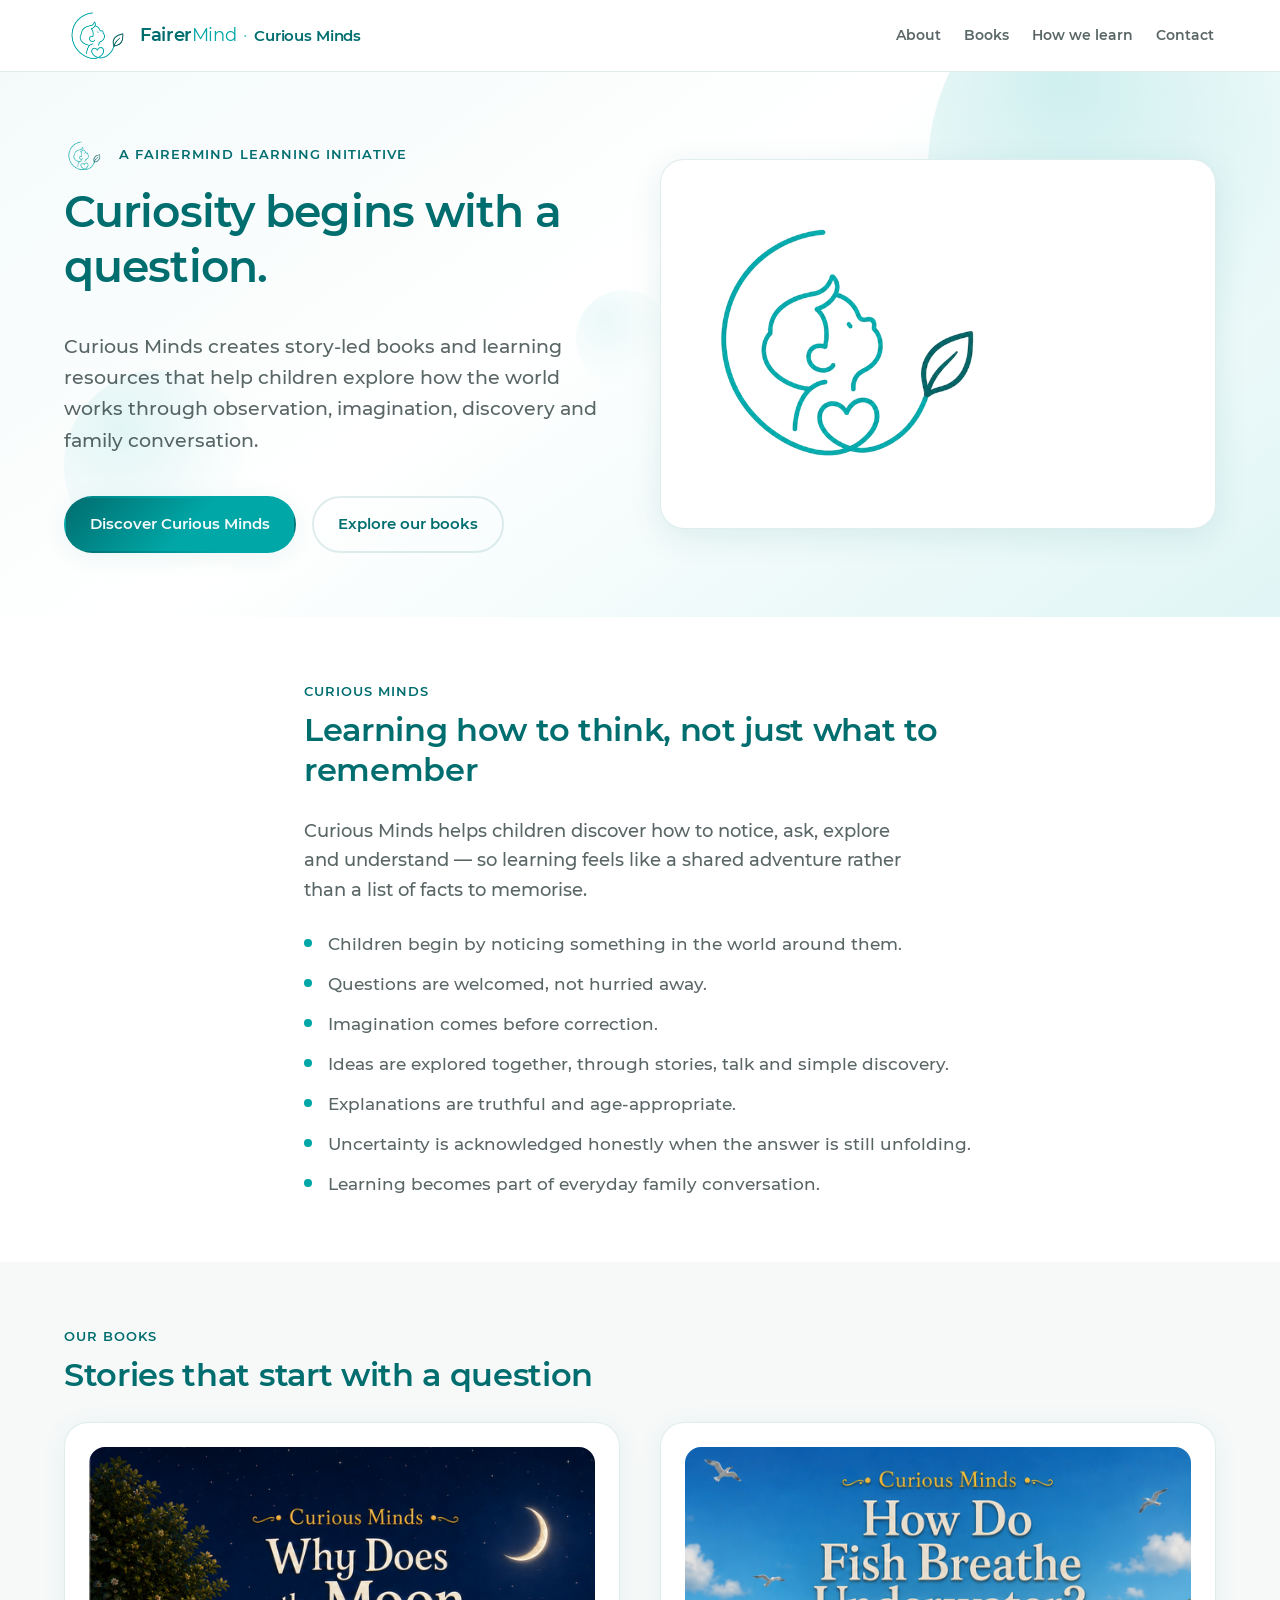
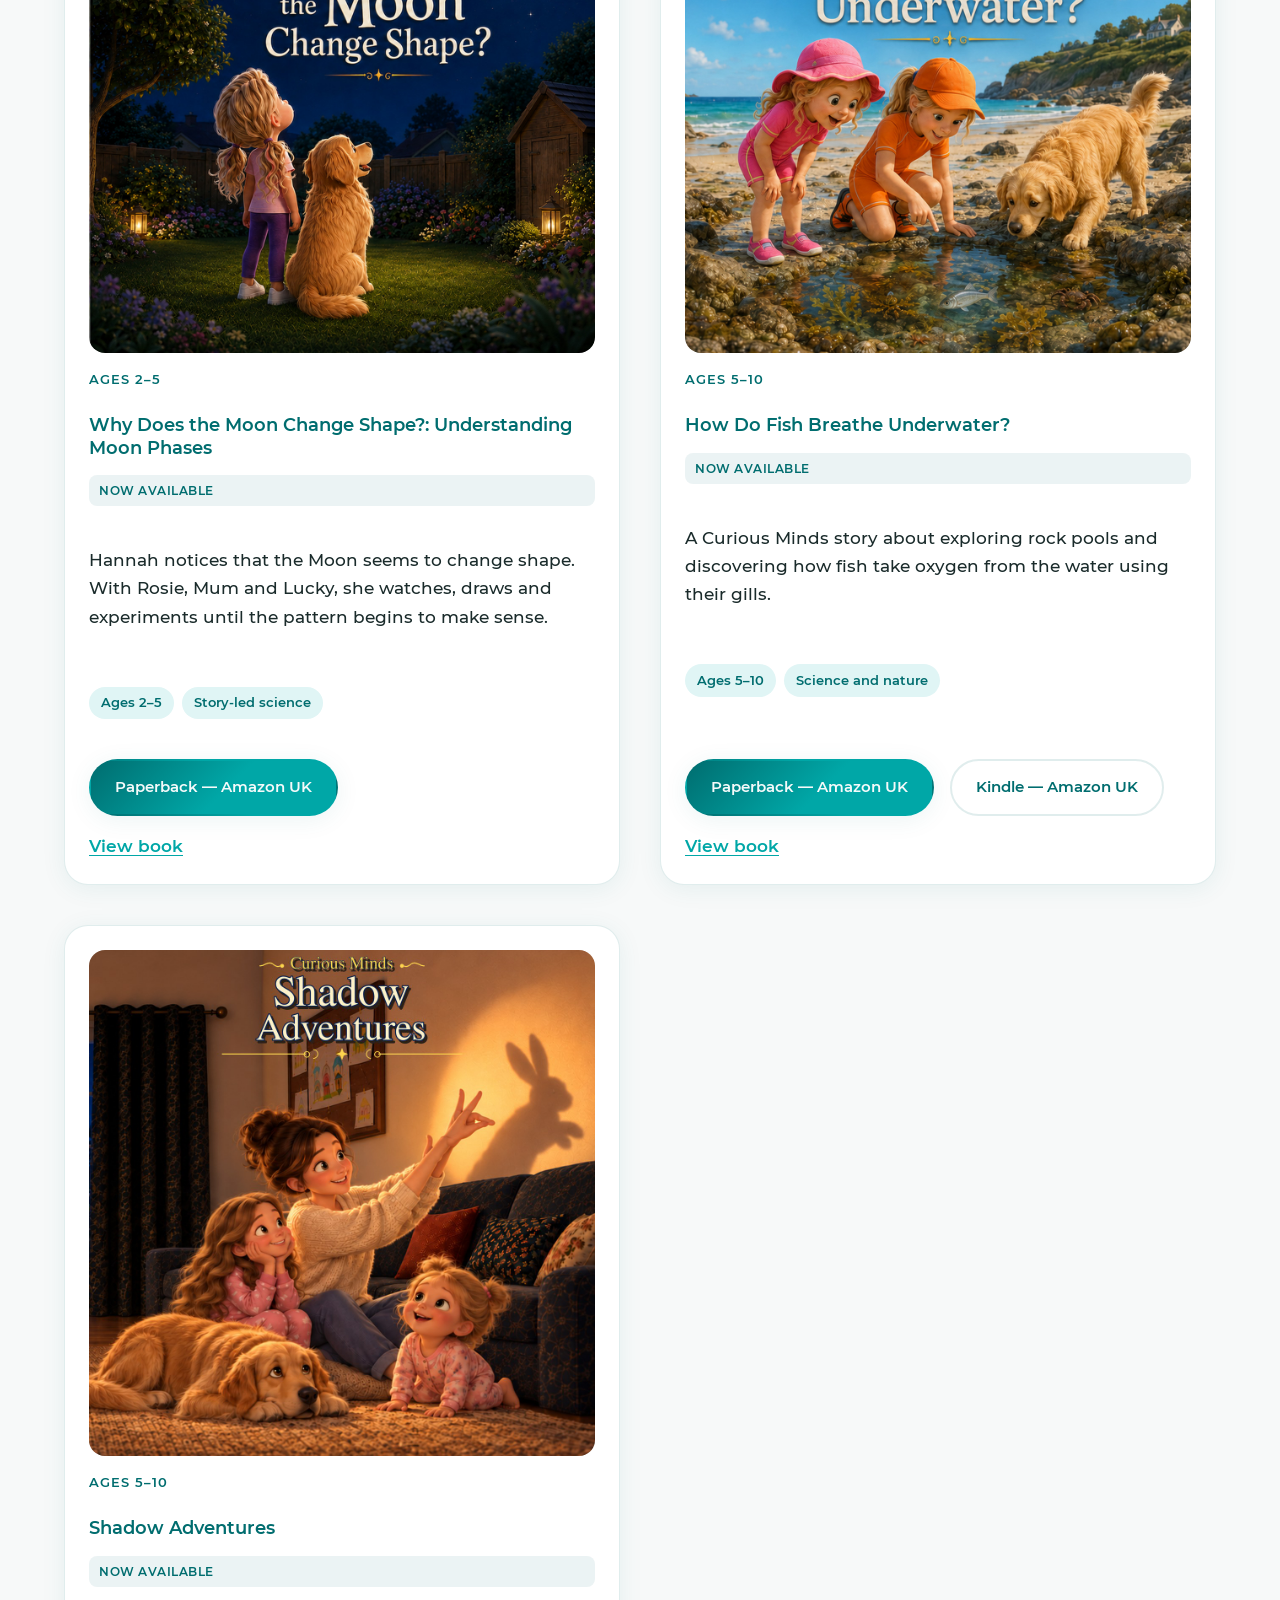
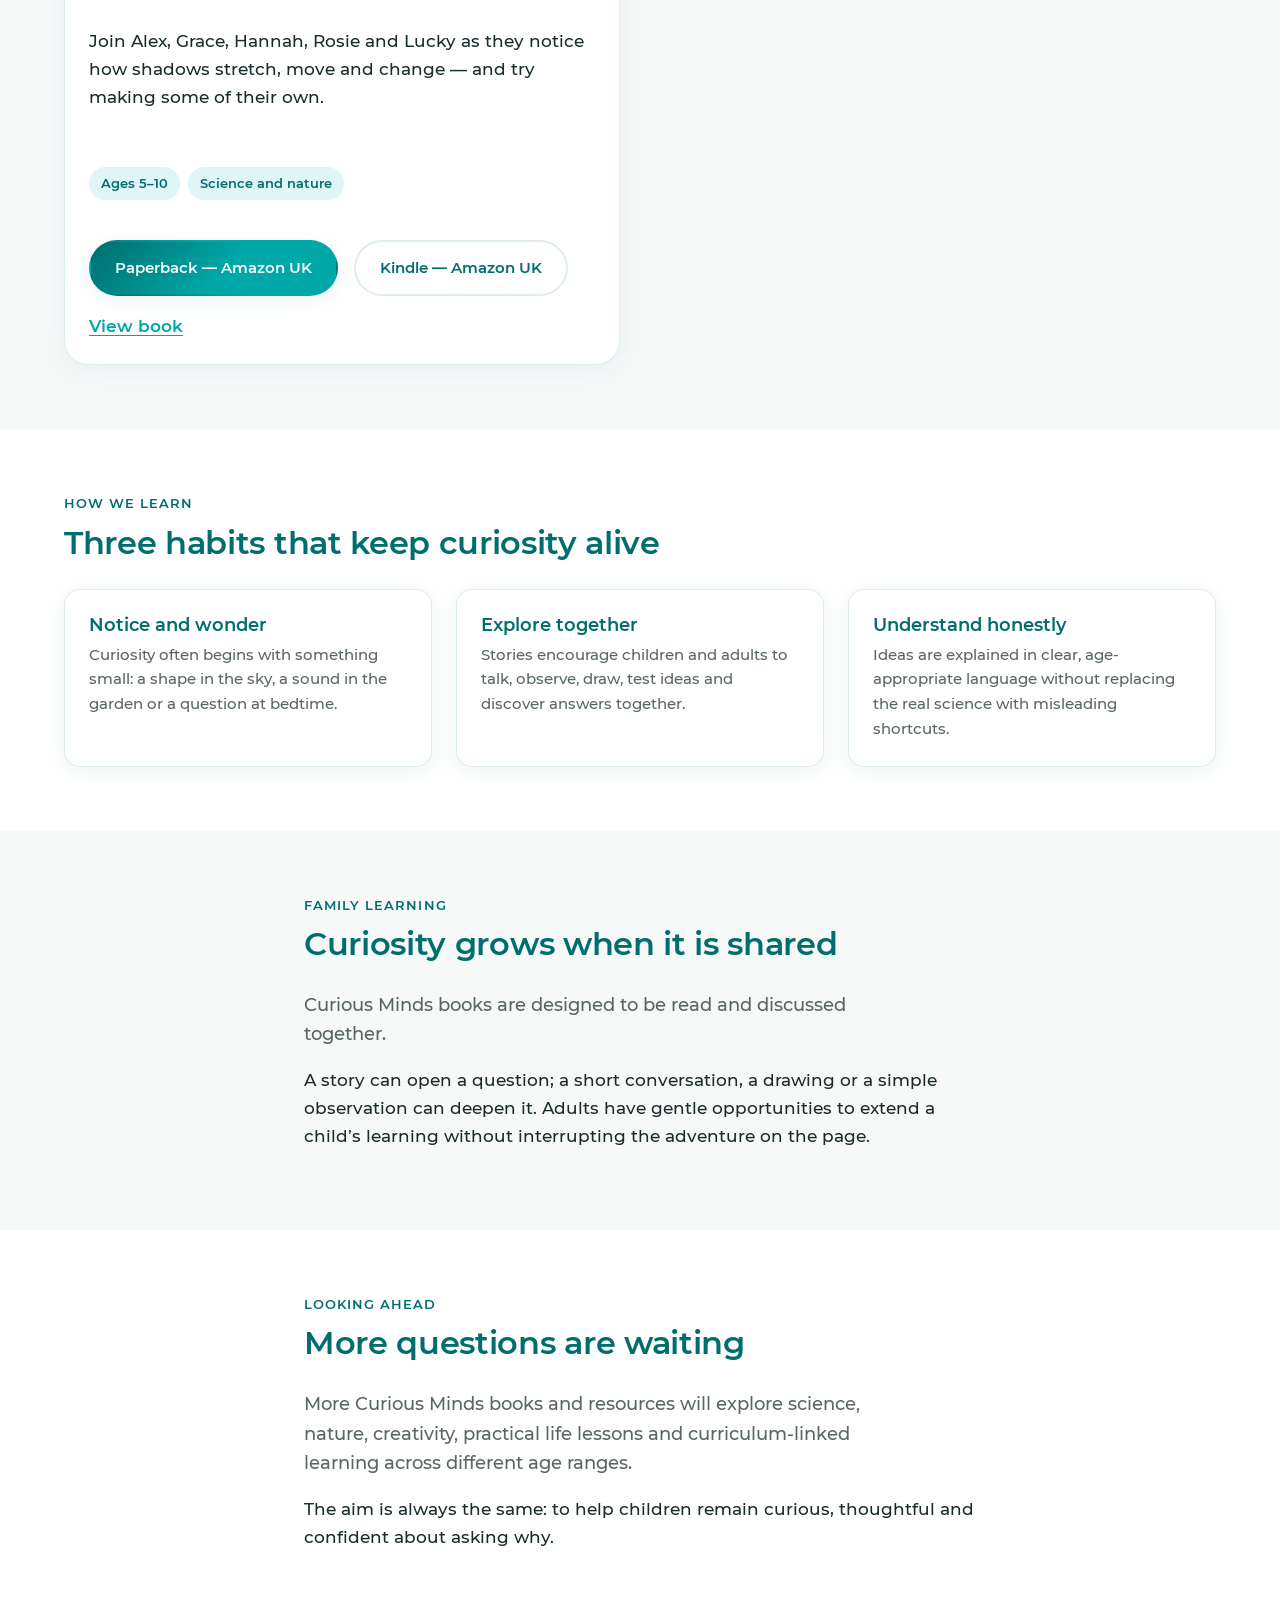
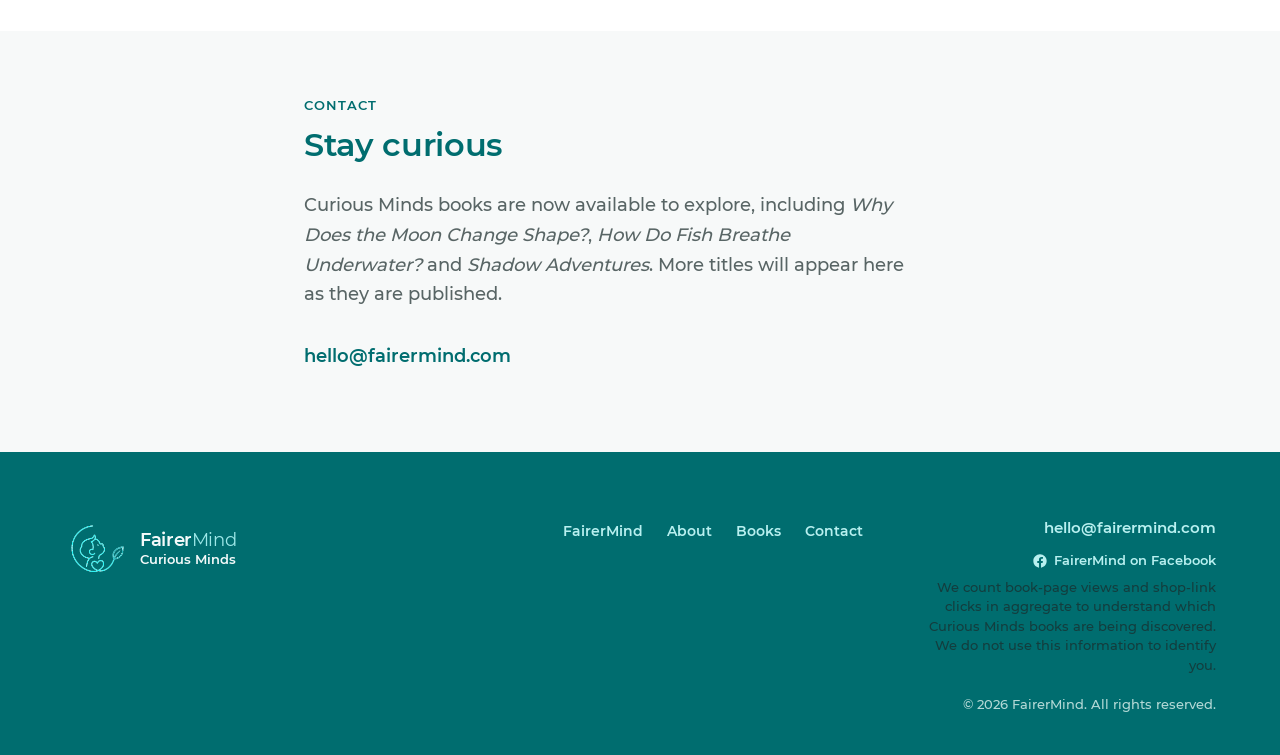
<file: index.html>
<!DOCTYPE html>
<html lang="en-GB">
<head>
  <meta charset="UTF-8">
  <meta name="viewport" content="width=device-width, initial-scale=1.0">
  <meta name="description" content="Curious Minds creates story-led books and learning resources that help children explore how the world works through observation, imagination, discovery and family conversation.">
  <title>Curious Minds | Curiosity-led learning from FairerMind</title>
  <link rel="icon" type="image/svg+xml" href="favicon.svg?v=1">
  <link rel="stylesheet" href="css/styles.css?v=20261128">
</head>
<body>
  <a class="skip-link" href="#main">Skip to content</a>

  <header class="site-header">
    <div class="container site-header__inner">
      <div class="brand">
        <a class="brand__logo-link" href="#top" aria-label="Curious Minds home">
          <img
            class="brand__logo"
            src="assets/logos/FairerMind-CuriousMinds.png"
            alt=""
            width="66"
            height="66"
          >
        </a>
        <span class="brand__lockup">
          <a class="brand__wordmark" href="https://fairermind.com/" aria-label="FairerMind homepage">
            <span class="brand__fairer">Fairer</span><span class="brand__mind">Mind</span>
          </a>
          <span class="brand__sep" aria-hidden="true">·</span>
          <a class="brand__product" href="#top">Curious Minds</a>
        </span>
      </div>
      <nav class="site-nav" aria-label="Primary">
        <ul class="site-nav__list">
          <li><a href="#about">About</a></li>
          <li><a href="/books/">Books</a></li>
          <li><a href="#how-we-learn">How we learn</a></li>
          <li><a href="#contact">Contact</a></li>
        </ul>
      </nav>
    </div>
  </header>

  <main id="main">
    <section class="hero" id="top" aria-labelledby="hero-heading">
      <div class="hero__bg" aria-hidden="true">
        <span class="circle circle--lg"></span>
        <span class="circle circle--md"></span>
        <span class="circle circle--sm"></span>
      </div>
      <div class="container hero__grid">
        <div class="hero__content">
          <p class="eyebrow">
            <img src="assets/logos/FairerMind-CuriousMinds.png" alt="">
            A FairerMind learning initiative
          </p>
          <h1 id="hero-heading">Curiosity begins with a question.</h1>
          <p class="hero__lead">
            Curious Minds creates story-led books and learning resources that help children
            explore how the world works through observation, imagination, discovery and family
            conversation.
          </p>
          <div class="hero__actions">
            <a class="btn btn--primary" href="#about">Discover Curious Minds</a>
            <a class="btn btn--ghost" href="/books/">Explore our books</a>
          </div>
        </div>
        <figure class="hero__visual">
          <img
            src="assets/logos/FairerMind-CuriousMinds.png"
            alt="Curious Minds logo"
            width="320"
            height="320"
            loading="eager"
          >
        </figure>
      </div>
    </section>

    <section class="section" id="about" aria-labelledby="about-heading">
      <div class="container narrow">
        <p class="eyebrow">Curious Minds</p>
        <h2 id="about-heading">Learning how to think, not just what to remember</h2>
        <p class="section__lead">
          Curious Minds helps children discover how to notice, ask, explore and understand —
          so learning feels like a shared adventure rather than a list of facts to memorise.
        </p>
        <ul class="about-list">
          <li>Children begin by noticing something in the world around them.</li>
          <li>Questions are welcomed, not hurried away.</li>
          <li>Imagination comes before correction.</li>
          <li>Ideas are explored together, through stories, talk and simple discovery.</li>
          <li>Explanations are truthful and age-appropriate.</li>
          <li>Uncertainty is acknowledged honestly when the answer is still unfolding.</li>
          <li>Learning becomes part of everyday family conversation.</li>
        </ul>
      </div>
    </section>

    <section class="section section--alt" id="books" aria-labelledby="books-heading">
      <div class="container">
        <div class="section__header">
          <p class="eyebrow">Our books</p>
          <h2 id="books-heading">Stories that start with a question</h2>
        </div>
        <div class="books-grid">
          <article
            class="book-card"
            data-book-id="CM-Y02to05-STO-SCI-MOON"
          >
            <div class="book-card__link">
              <figure class="book-cover">
                <img
                  src="assets/books/book-001-moon-cover.jpg"
                  alt="Front cover of Why Does the Moon Change Shape?: Understanding Moon Phases"
                  width="1200"
                  height="1200"
                >
              </figure>
              <p class="eyebrow">Ages 2–5</p>
              <h3 class="book-card__title">Why Does the Moon Change Shape?: Understanding Moon Phases</h3>
              <span class="book-badge">Now available</span>
              <p class="book-card__description">
                Hannah notices that the Moon seems to change shape. With Rosie, Mum and Lucky,
                she watches, draws and experiments until the pattern begins to make sense.
              </p>
              <ul class="book-meta">
                <li>Ages 2–5</li>
                <li>Story-led science</li>
              </ul>
              <div class="book-purchase hero__actions" aria-label="Buy Why Does the Moon Change Shape?: Understanding Moon Phases">
                <a
                  class="btn btn--primary"
                  href="/go/amazon/CM-Y02to05-STO-SCI-MOON?market=GB&amp;format=paperback&amp;src=home"
                >Paperback — Amazon UK</a>
              </div>
              <p class="book-card__cta">
                <a href="/books/why-does-the-moon-change-shape/">View book</a>
              </p>
            </div>
          </article>

          <article
            class="book-card"
            data-book-id="CM-Y05to10-STO-SCI-BEACH"
          >
            <div class="book-card__link">
              <figure class="book-cover">
                <img
                  src="assets/books/book-002-fish-cover.jpg"
                  alt="Front cover of How Do Fish Breathe Underwater?"
                  width="1200"
                  height="1200"
                >
              </figure>
              <p class="eyebrow">Ages 5–10</p>
              <h3 class="book-card__title">How Do Fish Breathe Underwater?</h3>
              <span class="book-badge">Now available</span>
              <p class="book-card__description">
                A Curious Minds story about exploring rock pools and discovering how fish take
                oxygen from the water using their gills.
              </p>
              <ul class="book-meta">
                <li>Ages 5–10</li>
                <li>Science and nature</li>
              </ul>
              <div class="book-purchase hero__actions" aria-label="Buy How Do Fish Breathe Underwater?">
                <a
                  class="btn btn--primary"
                  href="/go/amazon/CM-Y05to10-STO-SCI-BEACH?market=GB&amp;format=paperback&amp;src=home"
                >Paperback — Amazon UK</a>
                <a
                  class="btn btn--ghost"
                  href="/go/amazon/CM-Y05to10-STO-SCI-BEACH?market=GB&amp;format=kindle&amp;src=home"
                >Kindle — Amazon UK</a>
              </div>
              <p class="book-card__cta">
                <a href="/books/how-do-fish-breathe-underwater/">View book</a>
              </p>
            </div>
          </article>

          <article
            class="book-card"
            data-book-id="CM-Y05to10-STO-SCI-SHADOWS"
          >
            <div class="book-card__link">
              <figure class="book-cover">
                <img
                  src="assets/books/book-003-shadow-adventures-cover.jpg"
                  alt="Front cover of Shadow Adventures"
                  width="1200"
                  height="1200"
                >
              </figure>
              <p class="eyebrow">Ages 5–10</p>
              <h3 class="book-card__title">Shadow Adventures</h3>
              <span class="book-badge">Now available</span>
              <p class="book-card__description">
                Join Alex, Grace, Hannah, Rosie and Lucky as they notice how shadows stretch,
                move and change — and try making some of their own.
              </p>
              <ul class="book-meta">
                <li>Ages 5–10</li>
                <li>Science and nature</li>
              </ul>
              <div class="book-purchase hero__actions" aria-label="Buy Shadow Adventures">
                <a
                  class="btn btn--primary"
                  href="/go/amazon/CM-Y05to10-STO-SCI-SHADOWS?market=GB&amp;format=paperback&amp;src=home"
                >Paperback — Amazon UK</a>
                <a
                  class="btn btn--ghost"
                  href="/go/amazon/CM-Y05to10-STO-SCI-SHADOWS?market=GB&amp;format=kindle&amp;src=home"
                >Kindle — Amazon UK</a>
              </div>
              <p class="book-card__cta">
                <a href="/books/shadow-adventures/">View book</a>
              </p>
            </div>
          </article>
        </div>
      </div>
    </section>

    <section class="section" id="how-we-learn" aria-labelledby="how-we-learn-heading">
      <div class="container">
        <div class="section__header">
          <p class="eyebrow">How we learn</p>
          <h2 id="how-we-learn-heading">Three habits that keep curiosity alive</h2>
        </div>
        <div class="panels-grid">
          <article class="panel-card">
            <h3>Notice and wonder</h3>
            <p>
              Curiosity often begins with something small: a shape in the sky, a sound in the
              garden or a question at bedtime.
            </p>
          </article>
          <article class="panel-card">
            <h3>Explore together</h3>
            <p>
              Stories encourage children and adults to talk, observe, draw, test ideas and
              discover answers together.
            </p>
          </article>
          <article class="panel-card">
            <h3>Understand honestly</h3>
            <p>
              Ideas are explained in clear, age-appropriate language without replacing the real
              science with misleading shortcuts.
            </p>
          </article>
        </div>
      </div>
    </section>

    <section class="section section--alt" aria-labelledby="family-heading">
      <div class="container narrow">
        <p class="eyebrow">Family learning</p>
        <h2 id="family-heading">Curiosity grows when it is shared</h2>
        <p class="section__lead">
          Curious Minds books are designed to be read and discussed together.
        </p>
        <p>
          A story can open a question; a short conversation, a drawing or a simple observation
          can deepen it. Adults have gentle opportunities to extend a child’s learning without
          interrupting the adventure on the page.
        </p>
      </div>
    </section>

    <section class="section" aria-labelledby="ahead-heading">
      <div class="container narrow">
        <p class="eyebrow">Looking ahead</p>
        <h2 id="ahead-heading">More questions are waiting</h2>
        <p class="section__lead">
          More Curious Minds books and resources will explore science, nature, creativity,
          practical life lessons and curriculum-linked learning across different age ranges.
        </p>
        <p>
          The aim is always the same: to help children remain curious, thoughtful and confident
          about asking why.
        </p>
      </div>
    </section>

    <section class="section section--alt" id="contact" aria-labelledby="contact-heading">
      <div class="container narrow">
        <p class="eyebrow">Contact</p>
        <h2 id="contact-heading">Stay curious</h2>
        <p class="section__lead">
          Curious Minds books are now available to explore, including
          <em>Why Does the Moon Change Shape?</em>,
          <em>How Do Fish Breathe Underwater?</em> and
          <em>Shadow Adventures</em>. More titles will appear here as they are published.
        </p>
        <p>
          <a class="contact-email" href="mailto:hello@fairermind.com">hello@fairermind.com</a>
        </p>
      </div>
    </section>
  </main>

  <footer class="site-footer">
    <div class="container site-footer__grid">
      <div class="site-footer__brand">
        <a class="footer-brand" href="#top" aria-label="Curious Minds home">
          <img
            class="footer-brand__logo"
            src="assets/logos/FairerMind-CuriousMinds.png"
            alt=""
            width="66"
            height="66"
          >
          <span class="footer-brand__lockup">
            <span class="footer-brand__wordmark">
              <span class="footer-brand__fairer">Fairer</span><span class="footer-brand__mind">Mind</span>
            </span>
            <span class="footer-brand__product">Curious Minds</span>
          </span>
        </a>
      </div>
      <nav class="site-footer__nav" aria-label="Footer">
        <ul>
          <li><a href="https://fairermind.com/">FairerMind</a></li>
          <li><a href="#about">About</a></li>
          <li><a href="/books/">Books</a></li>
          <li><a href="#contact">Contact</a></li>
        </ul>
      </nav>
      <div class="site-footer__meta">
        <a class="site-footer__email" href="mailto:hello@fairermind.com">hello@fairermind.com</a>
        <a class="site-footer__facebook" href="https://www.facebook.com/FairerMind" target="_blank" rel="noopener noreferrer">
          <svg class="site-footer__facebook-icon" viewBox="0 0 24 24" width="16" height="16" aria-hidden="true" focusable="false">
            <path fill="currentColor" d="M22 12.07C22 6.51 17.52 2 12 2S2 6.51 2 12.07C2 17.1 5.66 21.24 10.44 22v-7.02H7.9v-2.91h2.54V9.84c0-2.5 1.49-3.89 3.77-3.89 1.09 0 2.24.2 2.24.2v2.46h-1.26c-1.24 0-1.63.77-1.63 1.56v1.87h2.78l-.44 2.91h-2.34V22C18.34 21.24 22 17.1 22 12.07z"/>
          </svg>
          <span>FairerMind on Facebook</span>
        </a>
        <p class="footer-privacy">
          We count book-page views and shop-link clicks in aggregate to understand which
          Curious Minds books are being discovered. We do not use this information to identify you.
        </p>
        <p class="footer-copy">&copy; 2026 FairerMind. All rights reserved.</p>
      </div>
    </div>
  </footer>
</body>
</html>
</file>
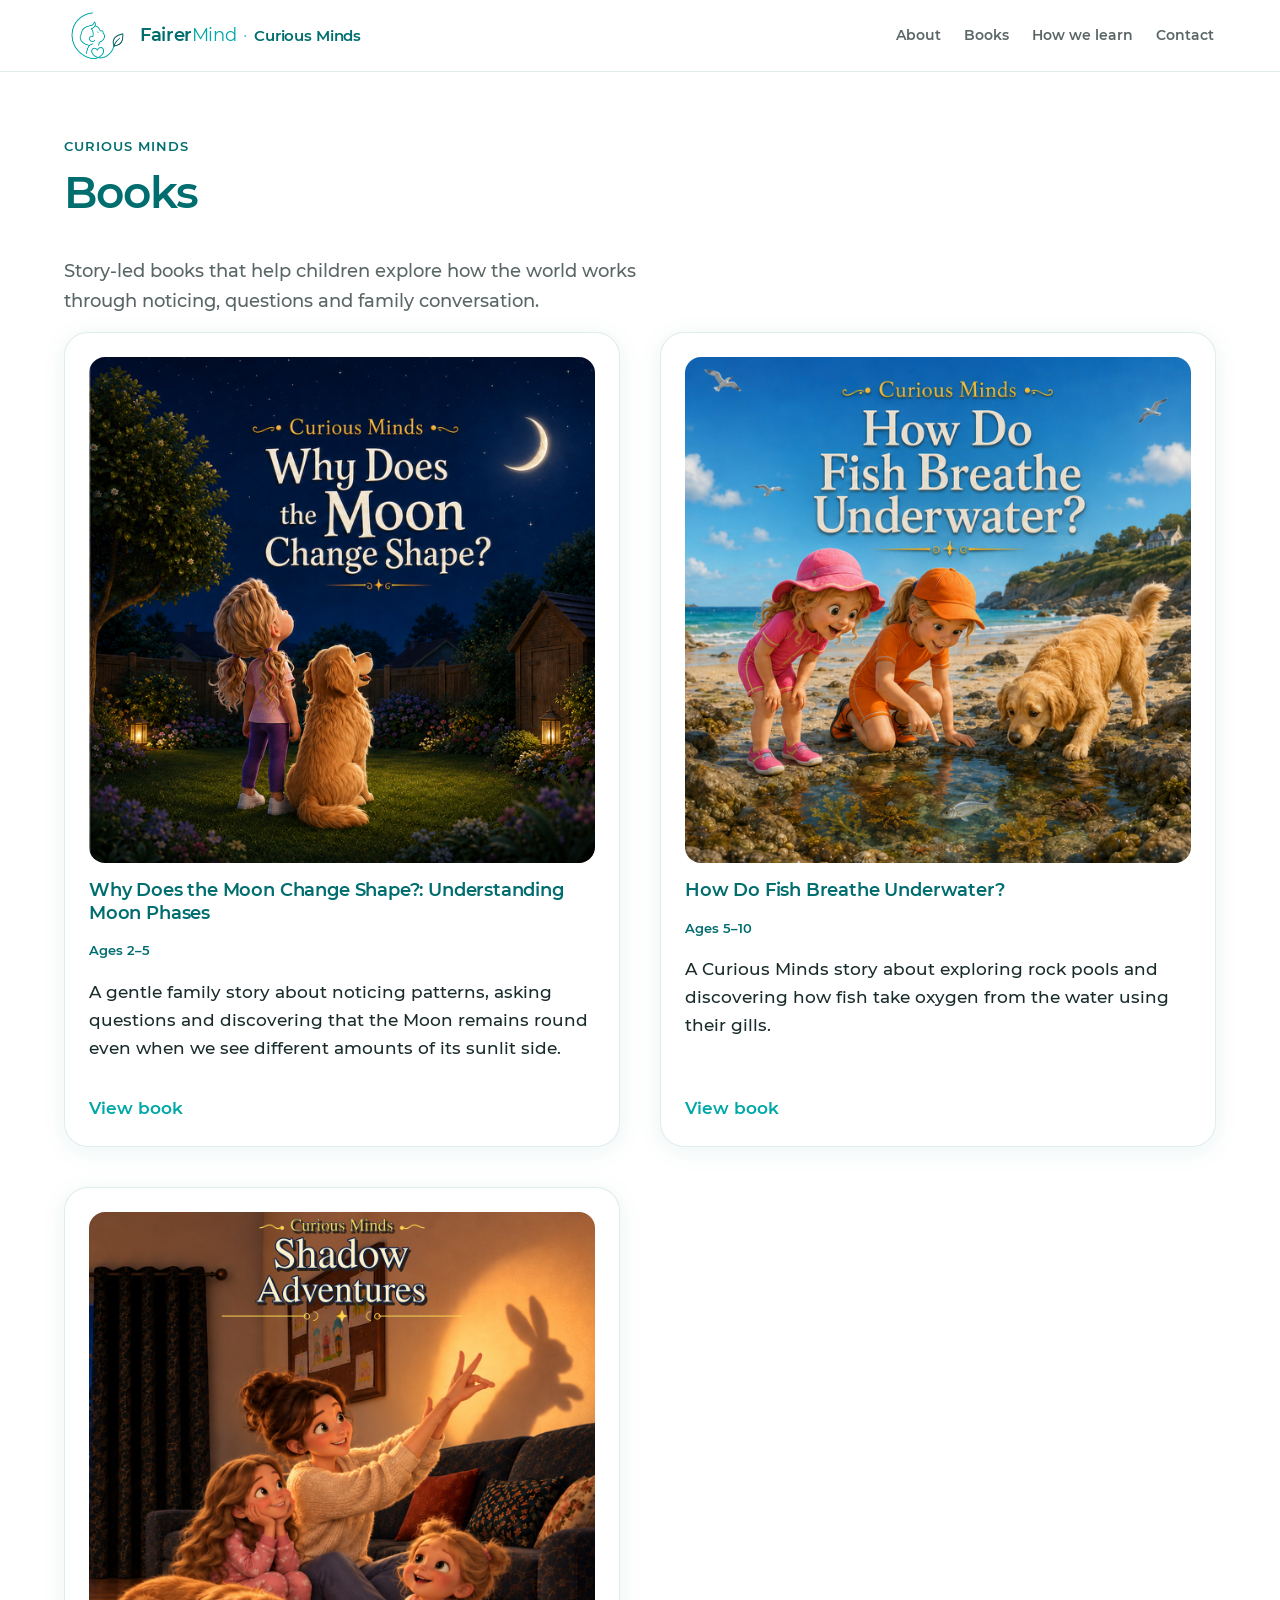
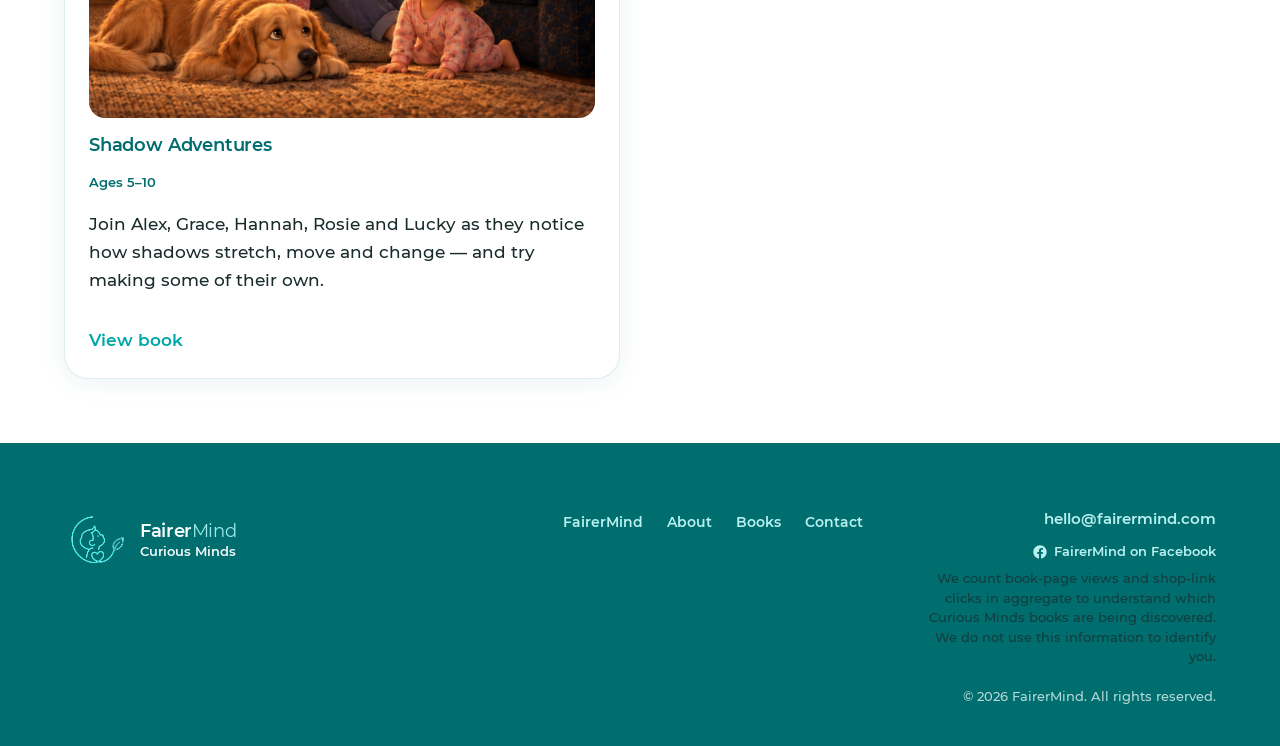
<file: books/index.html>
<!DOCTYPE html>
<html lang="en-GB">
<head>
  <meta charset="UTF-8">
  <meta name="viewport" content="width=device-width, initial-scale=1.0">
  <meta name="description" content="Explore live Curious Minds story-led science books, including Why Does the Moon Change Shape?, How Do Fish Breathe Underwater? and Shadow Adventures.">
  <title>Books | Curious Minds</title>
  <link rel="canonical" href="https://curiousminds.fairermind.com/books/">
  <meta property="og:type" content="website">
  <meta property="og:site_name" content="Curious Minds">
  <meta property="og:title" content="Books | Curious Minds">
  <meta property="og:description" content="Explore live Curious Minds story-led science books for families.">
  <meta property="og:url" content="https://curiousminds.fairermind.com/books/">
  <meta property="og:image" content="https://curiousminds.fairermind.com/assets/logos/FairerMind-CuriousMinds.png">
  <link rel="icon" type="image/svg+xml" href="/favicon.svg?v=1">
  <link rel="stylesheet" href="/css/styles.css?v=20261128">
</head>
<body>
  <a class="skip-link" href="#main">Skip to content</a>

  <header class="site-header">
    <div class="container site-header__inner">
      <div class="brand">
        <a class="brand__logo-link" href="/" aria-label="Curious Minds home">
          <img
            class="brand__logo"
            src="/assets/logos/FairerMind-CuriousMinds.png"
            alt=""
            width="66"
            height="66"
          >
        </a>
        <span class="brand__lockup">
          <a class="brand__wordmark" href="https://fairermind.com/" aria-label="FairerMind homepage">
            <span class="brand__fairer">Fairer</span><span class="brand__mind">Mind</span>
          </a>
          <span class="brand__sep" aria-hidden="true">·</span>
          <a class="brand__product" href="/">Curious Minds</a>
        </span>
      </div>
      <nav class="site-nav" aria-label="Primary">
        <ul class="site-nav__list">
          <li><a href="/#about">About</a></li>
          <li><a href="/books/" aria-current="page">Books</a></li>
          <li><a href="/#how-we-learn">How we learn</a></li>
          <li><a href="/#contact">Contact</a></li>
        </ul>
      </nav>
    </div>
  </header>

  <main id="main">
    <section class="section" aria-labelledby="books-heading">
      <div class="container">
        <div class="section__header">
          <p class="eyebrow">Curious Minds</p>
          <h1 id="books-heading">Books</h1>
        </div>
        <p class="section__lead">
          Story-led books that help children explore how the world works through noticing,
          questions and family conversation.
        </p>

        <div id="book-search" class="book-search" hidden data-min-books="6">
          <label for="book-search-input">Search books</label>
          <input
            id="book-search-input"
            type="search"
            name="q"
            autocomplete="off"
            spellcheck="false"
          >
          <p id="book-search-status" class="book-search__status" role="status" aria-live="polite"></p>
        </div>

        <div class="books-grid">
          <article
            class="book-card"
            data-public-book
            data-book-id="CM-Y02to05-STO-SCI-MOON"
            data-search="Why Does the Moon Change Shape?: Understanding Moon Phases Ages 2–5 2-5 science nature gentle family story noticing patterns Moon remains round sunlit side"
          >
            <a class="book-card__link" href="/books/why-does-the-moon-change-shape/">
              <figure class="book-cover">
                <img
                  src="/assets/books/book-001-moon-cover.jpg"
                  alt="Front cover of Why Does the Moon Change Shape?: Understanding Moon Phases"
                  width="1200"
                  height="1200"
                >
              </figure>
              <h2 class="book-card__title">Why Does the Moon Change Shape?: Understanding Moon Phases</h2>
              <p class="book-card__meta">Ages 2–5</p>
              <p class="book-card__description">
                A gentle family story about noticing patterns, asking questions and discovering
                that the Moon remains round even when we see different amounts of its sunlit side.
              </p>
              <p class="book-card__cta">View book</p>
            </a>
          </article>

          <article
            class="book-card"
            data-public-book
            data-book-id="CM-Y05to10-STO-SCI-BEACH"
            data-search="How Do Fish Breathe Underwater? Ages 5–10 5-10 science nature rock pools gills oxygen water"
          >
            <a class="book-card__link" href="/books/how-do-fish-breathe-underwater/">
              <figure class="book-cover">
                <img
                  src="/assets/books/book-002-fish-cover.jpg"
                  alt="Front cover of How Do Fish Breathe Underwater?"
                  width="1200"
                  height="1200"
                >
              </figure>
              <h2 class="book-card__title">How Do Fish Breathe Underwater?</h2>
              <p class="book-card__meta">Ages 5–10</p>
              <p class="book-card__description">
                A Curious Minds story about exploring rock pools and discovering how fish take
                oxygen from the water using their gills.
              </p>
              <p class="book-card__cta">View book</p>
            </a>
          </article>

          <article
            class="book-card"
            data-public-book
            data-book-id="CM-Y05to10-STO-SCI-SHADOWS"
            data-search="Shadow Adventures Ages 5–10 5-10 science nature shadows stretch move change family"
          >
            <a class="book-card__link" href="/books/shadow-adventures/">
              <figure class="book-cover">
                <img
                  src="/assets/books/book-003-shadow-adventures-cover.jpg"
                  alt="Front cover of Shadow Adventures"
                  width="1200"
                  height="1200"
                >
              </figure>
              <h2 class="book-card__title">Shadow Adventures</h2>
              <p class="book-card__meta">Ages 5–10</p>
              <p class="book-card__description">
                Join Alex, Grace, Hannah, Rosie and Lucky as they notice how shadows stretch,
                move and change — and try making some of their own.
              </p>
              <p class="book-card__cta">View book</p>
            </a>
          </article>
        </div>
      </div>
    </section>
  </main>

  <footer class="site-footer">
    <div class="container site-footer__grid">
      <div class="site-footer__brand">
        <a class="footer-brand" href="/" aria-label="Curious Minds home">
          <img
            class="footer-brand__logo"
            src="/assets/logos/FairerMind-CuriousMinds.png"
            alt=""
            width="66"
            height="66"
          >
          <span class="footer-brand__lockup">
            <span class="footer-brand__wordmark">
              <span class="footer-brand__fairer">Fairer</span><span class="footer-brand__mind">Mind</span>
            </span>
            <span class="footer-brand__product">Curious Minds</span>
          </span>
        </a>
      </div>
      <nav class="site-footer__nav" aria-label="Footer">
        <ul>
          <li><a href="https://fairermind.com/">FairerMind</a></li>
          <li><a href="/#about">About</a></li>
          <li><a href="/books/">Books</a></li>
          <li><a href="/#contact">Contact</a></li>
        </ul>
      </nav>
      <div class="site-footer__meta">
        <a class="site-footer__email" href="mailto:hello@fairermind.com">hello@fairermind.com</a>
        <a class="site-footer__facebook" href="https://www.facebook.com/FairerMind" target="_blank" rel="noopener noreferrer">
          <svg class="site-footer__facebook-icon" viewBox="0 0 24 24" width="16" height="16" aria-hidden="true" focusable="false">
            <path fill="currentColor" d="M22 12.07C22 6.51 17.52 2 12 2S2 6.51 2 12.07C2 17.1 5.66 21.24 10.44 22v-7.02H7.9v-2.91h2.54V9.84c0-2.5 1.49-3.89 3.77-3.89 1.09 0 2.24.2 2.24.2v2.46h-1.26c-1.24 0-1.63.77-1.63 1.56v1.87h2.78l-.44 2.91h-2.34V22C18.34 21.24 22 17.1 22 12.07z"/>
          </svg>
          <span>FairerMind on Facebook</span>
        </a>
        <p class="footer-privacy">
          We count book-page views and shop-link clicks in aggregate to understand which
          Curious Minds books are being discovered. We do not use this information to identify you.
        </p>
        <p class="footer-copy">&copy; 2026 FairerMind. All rights reserved.</p>
      </div>
    </div>
  </footer>

  <script src="/js/cm-books.js" defer></script>
</body>
</html>
</file>
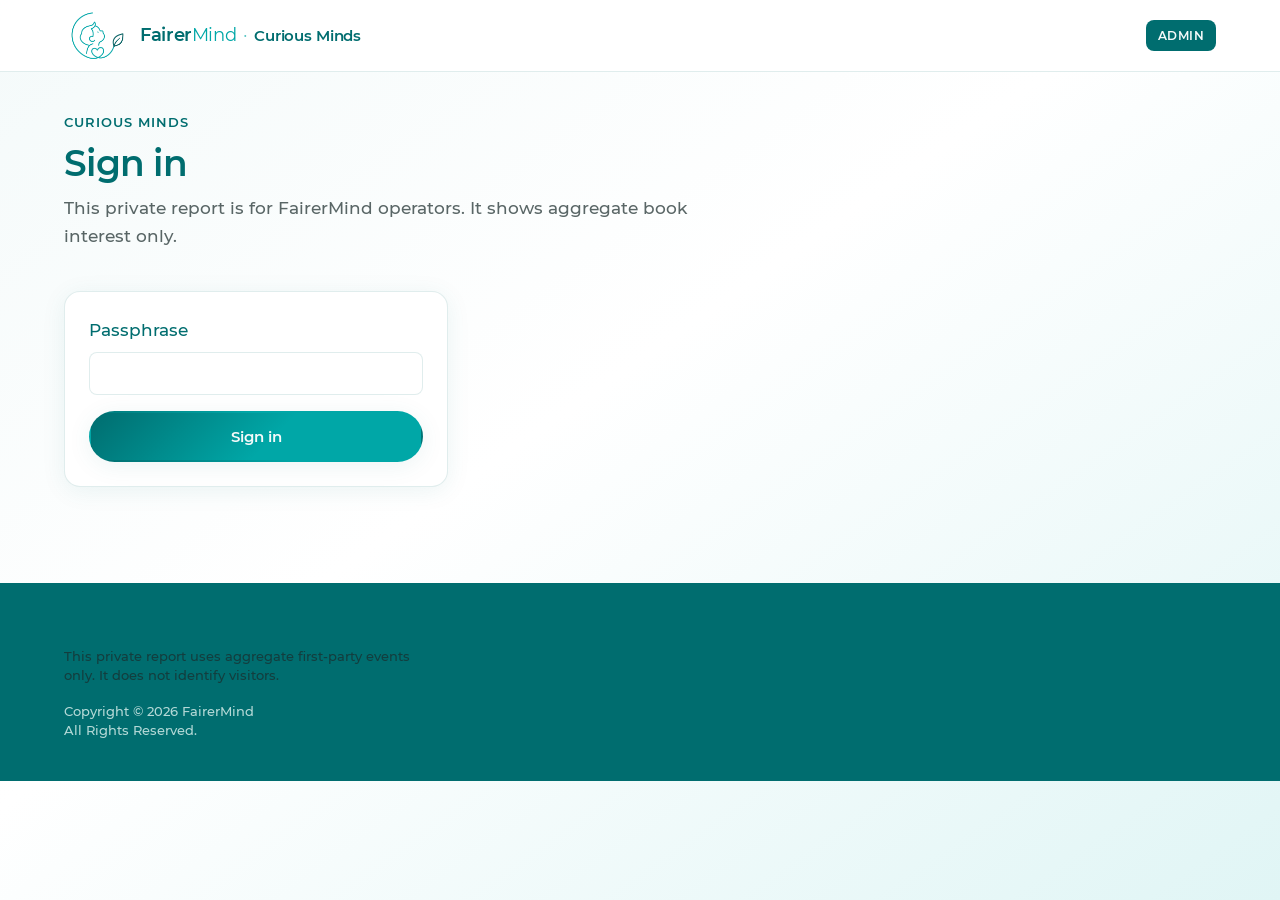
<file: admin/login/index.html>
<!DOCTYPE html>
<html lang="en-GB">
<head>
  <meta charset="UTF-8">
  <meta name="viewport" content="width=device-width, initial-scale=1.0">
  <meta name="robots" content="noindex, nofollow">
  <meta name="description" content="Private Curious Minds operator sign-in.">
  <title>Sign in | Curious Minds Admin</title>
  <link rel="icon" type="image/svg+xml" href="/favicon.svg?v=1">
  <link rel="stylesheet" href="/css/styles.css">
  <link rel="stylesheet" href="/css/admin-analytics.css">
</head>
<body class="admin-analytics-page">
  <a class="skip-link" href="#main">Skip to content</a>

  <header class="site-header admin-header">
    <div class="container site-header__inner">
      <div class="brand">
        <a class="brand__logo-link" href="/" aria-label="Curious Minds home">
          <img
            class="brand__logo"
            src="/assets/logos/FairerMind-CuriousMinds.png"
            alt=""
            width="66"
            height="66"
          >
        </a>
        <span class="brand__lockup">
          <span class="brand__wordmark">
            <span class="brand__fairer">Fairer</span><span class="brand__mind">Mind</span>
          </span>
          <span class="brand__sep" aria-hidden="true">·</span>
          <span class="brand__product">Curious Minds</span>
        </span>
      </div>
      <p class="admin-badge">Admin</p>
    </div>
  </header>

  <main id="main" class="admin-main">
    <div class="container">
      <header class="admin-hero">
        <p class="eyebrow">Curious Minds</p>
        <h1>Sign in</h1>
        <p class="admin-lead">
          This private report is for FairerMind operators. It shows aggregate book interest only.
        </p>
      </header>

      <form class="admin-login-form" method="post" action="/api/admin/login">
        <label for="passphrase">Passphrase</label>
        <input
          id="passphrase"
          name="passphrase"
          type="password"
          autocomplete="current-password"
          required
        >
        <button type="submit" class="btn btn--primary">Sign in</button>
      </form>
    </div>
  </main>

  <footer class="site-footer admin-footer">
    <div class="container">
      <p class="footer-privacy">
        This private report uses aggregate first-party events only. It does not identify visitors.
      </p>
      <p class="footer-copy">
        Copyright &copy; 2026 FairerMind<br>
        All Rights Reserved.
      </p>
    </div>
  </footer>
</body>
</html>
</file>
<file: css/styles.css>
@font-face {
  font-family: "Montserrat";
  font-style: normal;
  font-weight: 400;
  font-display: swap;
  src: url("../assets/fonts/montserrat/Montserrat-Regular.woff2") format("woff2");
}

@font-face {
  font-family: "Montserrat";
  font-style: normal;
  font-weight: 500;
  font-display: swap;
  src: url("../assets/fonts/montserrat/Montserrat-Medium.woff2") format("woff2");
}

@font-face {
  font-family: "Montserrat";
  font-style: normal;
  font-weight: 600;
  font-display: swap;
  src: url("../assets/fonts/montserrat/Montserrat-SemiBold.woff2") format("woff2");
}

/* ==========================================================================
   FairerMind Curious Minds — public site
   Brand shell aligned with FAIRERMIND_SITE_SHELL.md
   ========================================================================== */

:root {
  --teal-primary: #00a7a7;
  --teal-dark: #006d6f;
  --teal-highlight: #00a7a7;
  --teal-muted: #7fd4d4;
  --teal-muted-link: #b8f0f0;
  --color-link: #006d6f;
  --focus-ring: 0 0 0 3px var(--surface), 0 0 0 6px var(--teal-dark);
  --teal-tint: #f4fafa;
  --teal-tint-deep: #e0f5f5;

  --text-primary: #006d6f;
  --text-body: #1a2b2b;
  --text-muted: rgba(26, 43, 43, 0.72);
  --text-on-teal: #f4fafa;

  --surface: #ffffff;
  --surface-alt: #f7f9f9;
  --border: rgba(0, 109, 111, 0.12);
  --shadow-soft: 0 4px 24px rgba(0, 109, 111, 0.08);
  --shadow-card: 0 8px 32px rgba(0, 109, 111, 0.1);

  --font: "Montserrat", system-ui, -apple-system, "Segoe UI", sans-serif;
  --weight-medium: 500;
  --weight-semibold: 600;
  --weight-bold: 700;

  --space-xs: 0.5rem;
  --space-sm: 1rem;
  --space-md: 1.5rem;
  --space-lg: 2.5rem;
  --space-xl: 4rem;
  --space-2xl: 6rem;

  --radius-sm: 0.5rem;
  --radius-md: 1rem;
  --radius-lg: 1.5rem;
  --radius-full: 9999px;

  --max-width: 72rem;
  --narrow-width: 42rem;
  --header-height: 4.5rem;

  --gradient-hero: linear-gradient(
    145deg,
    var(--teal-tint) 0%,
    var(--surface) 45%,
    var(--teal-tint-deep) 100%
  );
  --gradient-teal: linear-gradient(
    135deg,
    var(--teal-dark) 0%,
    var(--teal-primary) 55%,
    var(--teal-highlight) 100%
  );
}

*,
*::before,
*::after {
  box-sizing: border-box;
}

html {
  scroll-behavior: smooth;
  scroll-padding-top: calc(var(--header-height) + 0.5rem);
}

body {
  margin: 0;
  font-family: var(--font);
  font-weight: var(--weight-medium);
  font-size: 1.0625rem;
  line-height: 1.65;
  color: var(--text-body);
  background: var(--surface);
  -webkit-font-smoothing: antialiased;
}

img {
  max-width: 100%;
  height: auto;
  display: block;
}

a {
  color: var(--color-link);
  text-decoration-thickness: 1px;
  text-underline-offset: 0.2em;
  transition: color 0.2s ease;
}

a:hover {
  color: var(--teal-primary);
}

a:focus-visible,
button:focus-visible,
.btn:focus-visible,
.site-nav a:focus-visible {
  outline: 2px solid var(--teal-dark);
  outline-offset: 3px;
}

h1,
h2,
h3 {
  color: var(--text-primary);
  line-height: 1.25;
  margin-top: 0;
}

h1 {
  font-size: clamp(2rem, 5vw, 2.75rem);
  font-weight: var(--weight-bold);
  letter-spacing: -0.02em;
}

h2 {
  font-size: clamp(1.5rem, 3.5vw, 2rem);
  font-weight: var(--weight-semibold);
  letter-spacing: -0.01em;
}

h3 {
  font-size: 1.125rem;
  font-weight: var(--weight-semibold);
}

p {
  margin: 0 0 var(--space-sm);
}

ul {
  margin: 0;
  padding: 0;
}

.container {
  width: min(100% - 2rem, var(--max-width));
  margin-inline: auto;
}

.narrow {
  width: min(100% - 2rem, var(--narrow-width));
  margin-inline: auto;
}

.skip-link {
  position: absolute;
  top: -100%;
  left: var(--space-sm);
  z-index: 1000;
  padding: 0.75rem 1rem;
  background: var(--teal-dark);
  color: var(--text-on-teal);
  border-radius: var(--radius-sm);
  text-decoration: none;
  font-weight: var(--weight-semibold);
}

.skip-link:focus,
.skip-link:focus-visible {
  top: var(--space-sm);
  outline: 2px solid var(--surface);
  outline-offset: 3px;
}

.eyebrow {
  font-size: 0.8125rem;
  font-weight: var(--weight-semibold);
  letter-spacing: 0.08em;
  text-transform: uppercase;
  color: var(--teal-dark);
  margin: 0 0 var(--space-xs);
}

.eyebrow img {
  display: inline-block;
  vertical-align: middle;
  width: auto;
  height: 40px;
  margin-right: 0.625rem;
}

.section__lead {
  font-size: 1.125rem;
  color: var(--text-muted);
  max-width: 38rem;
}

/* Header */

.site-header {
  position: sticky;
  top: 0;
  z-index: 100;
  height: var(--header-height);
  background: rgba(255, 255, 255, 0.92);
  backdrop-filter: blur(12px);
  border-bottom: 1px solid var(--border);
}

.site-header__inner {
  display: flex;
  align-items: center;
  justify-content: space-between;
  height: 100%;
  gap: var(--space-md);
}

.brand {
  display: inline-flex;
  align-items: center;
  gap: 0.625rem;
  color: var(--text-primary);
}

.brand__logo-link {
  display: flex;
  flex-shrink: 0;
  text-decoration: none;
}

.brand__logo {
  width: 66px;
  height: 66px;
  object-fit: contain;
}

.brand__lockup {
  display: inline-flex;
  align-items: baseline;
  flex-wrap: wrap;
  line-height: 1.15;
  gap: 0;
}

.brand__wordmark {
  font-size: 1.125rem;
  letter-spacing: -0.02em;
  text-decoration: none;
}

.brand__fairer {
  font-weight: var(--weight-semibold);
  color: var(--teal-dark);
}

.brand__mind {
  font-weight: 400;
  color: var(--teal-primary);
}

.brand__wordmark:hover .brand__fairer {
  color: var(--teal-primary);
}

.brand__wordmark:hover .brand__mind {
  color: var(--teal-dark);
}

.brand__sep {
  margin: 0 0.35em;
  font-size: 1.125rem;
  font-weight: 400;
  color: var(--teal-primary);
  opacity: 0.65;
}

.brand__product {
  font-size: 0.9375rem;
  font-weight: var(--weight-semibold);
  color: var(--teal-dark);
  letter-spacing: -0.01em;
  text-decoration: none;
}

.brand__product:hover {
  color: var(--teal-primary);
}

.site-nav__list {
  display: flex;
  flex-wrap: wrap;
  gap: 0.25rem 1.25rem;
  list-style: none;
}

.site-nav a {
  display: inline-flex;
  align-items: center;
  min-height: 2.5rem;
  padding: 0.25rem 0.1rem;
  text-decoration: none;
  font-size: 0.875rem;
  font-weight: var(--weight-semibold);
  color: var(--text-muted);
}

.site-nav a:hover {
  color: var(--teal-dark);
}

/* Buttons */

.btn {
  display: inline-flex;
  align-items: center;
  justify-content: center;
  padding: 0.875rem 1.5rem;
  font-family: var(--font);
  font-size: 0.9375rem;
  font-weight: var(--weight-semibold);
  text-decoration: none;
  border-radius: var(--radius-full);
  border: 2px solid transparent;
  transition: background 0.2s ease, color 0.2s ease, border-color 0.2s ease,
    box-shadow 0.2s ease;
}

.btn--primary {
  background: var(--gradient-teal);
  color: var(--text-on-teal);
  box-shadow: var(--shadow-soft);
}

.btn--primary:hover {
  color: var(--text-on-teal);
  box-shadow: var(--shadow-card);
}

.btn--primary:focus,
.btn--primary:focus-visible {
  outline: none;
  box-shadow: var(--focus-ring);
}

.btn--ghost {
  background: transparent;
  color: var(--color-link);
  border-color: var(--border);
}

.btn--ghost:hover {
  background: var(--teal-tint);
  border-color: var(--teal-primary);
}

/* Hero */

.hero {
  position: relative;
  overflow: hidden;
  padding: var(--space-xl) 0;
  background: var(--gradient-hero);
}

.hero__bg {
  position: absolute;
  inset: 0;
  pointer-events: none;
  overflow: hidden;
}

.circle {
  position: absolute;
  border-radius: var(--radius-full);
  background: radial-gradient(circle at 30% 30%, var(--teal-muted), transparent 70%);
  opacity: 0.35;
}

.circle--lg {
  width: min(28rem, 80vw);
  height: min(28rem, 80vw);
  top: -8rem;
  right: -6rem;
}

.circle--md {
  width: 12rem;
  height: 12rem;
  bottom: 10%;
  left: 5%;
  opacity: 0.2;
}

.circle--sm {
  width: 6rem;
  height: 6rem;
  top: 40%;
  left: 45%;
  opacity: 0.15;
}

.hero__grid {
  position: relative;
  display: grid;
  gap: var(--space-xl);
  align-items: center;
}

.hero__content {
  max-width: 36rem;
}

.hero__lead {
  font-size: 1.1875rem;
  color: var(--text-muted);
  margin-bottom: var(--space-lg);
}

.hero__actions {
  display: flex;
  flex-wrap: wrap;
  gap: var(--space-sm);
  align-items: center;
}

.hero__visual {
  margin: 0;
  padding: var(--space-md);
  background: var(--surface);
  border-radius: var(--radius-lg);
  box-shadow: var(--shadow-card);
  border: 1px solid var(--border);
}

.hero__visual img {
  width: 320px;
  max-width: 100%;
  height: auto;
  margin-right: auto;
  object-fit: contain;
}

/* Sections */

.section {
  padding: var(--space-xl) 0;
  scroll-margin-top: calc(var(--header-height) + 0.5rem);
}

.section--alt {
  background: var(--surface-alt);
}

.section__header {
  margin-bottom: var(--space-md);
}

.section__header .section__lead {
  margin-top: var(--space-sm);
}

.about-list {
  list-style: none;
  margin: var(--space-md) 0 0;
  padding: 0;
  display: grid;
  gap: 0.75rem;
}

.about-list li {
  position: relative;
  padding-left: 1.5rem;
  color: var(--text-muted);
  font-size: 1.0625rem;
}

.about-list li::before {
  content: "";
  position: absolute;
  left: 0;
  top: 0.55em;
  width: 0.5rem;
  height: 0.5rem;
  border-radius: var(--radius-full);
  background: var(--teal-primary);
}

.panels-grid {
  display: grid;
  gap: var(--space-md);
}

.panel-card {
  padding: var(--space-md);
  background: var(--surface);
  border: 1px solid var(--border);
  border-radius: var(--radius-md);
  box-shadow: var(--shadow-soft);
}

.panel-card h3 {
  margin-bottom: 0.35rem;
}

.panel-card p {
  margin: 0;
  font-size: 0.9375rem;
  color: var(--text-muted);
}

/* First book teaser */

.book-teaser {
  display: grid;
  gap: var(--space-lg);
  padding: var(--space-lg);
  background: var(--surface);
  border: 1px solid var(--border);
  border-radius: var(--radius-lg);
  box-shadow: var(--shadow-soft);
}

.book-teaser__visual {
  margin: 0;
  display: flex;
  align-items: center;
  justify-content: center;
  min-height: 12rem;
  padding: var(--space-lg);
  background: var(--gradient-hero);
  border-radius: var(--radius-md);
  border: 1px solid var(--border);
  position: relative;
  overflow: hidden;
}

.book-teaser__visual::before {
  content: "";
  position: absolute;
  width: 10rem;
  height: 10rem;
  border-radius: var(--radius-full);
  background: radial-gradient(circle at 30% 30%, var(--teal-muted), transparent 70%);
  opacity: 0.35;
  top: -2rem;
  right: -2rem;
}

.book-teaser__visual img {
  position: relative;
  width: 140px;
  height: 140px;
  object-fit: contain;
}

.book-teaser__eyebrow {
  margin-bottom: var(--space-xs);
}

.book-teaser__title {
  margin-bottom: var(--space-sm);
}

.book-badge {
  display: inline-block;
  font-size: 0.75rem;
  font-weight: var(--weight-semibold);
  letter-spacing: 0.04em;
  text-transform: uppercase;
  padding: 0.35rem 0.65rem;
  border-radius: var(--radius-sm);
  color: var(--teal-dark);
  background: rgba(0, 109, 111, 0.08);
  margin-bottom: var(--space-md);
}

.book-meta {
  display: flex;
  flex-wrap: wrap;
  gap: 0.5rem;
  list-style: none;
  margin: var(--space-md) 0;
  padding: 0;
}

.book-meta li {
  font-size: 0.8125rem;
  font-weight: var(--weight-semibold);
  color: var(--teal-dark);
  background: var(--teal-tint-deep);
  padding: 0.35rem 0.75rem;
  border-radius: var(--radius-full);
}

.book-teaser__note {
  margin: var(--space-md) 0 0;
  font-size: 0.9375rem;
  color: var(--text-muted);
  border-left: 3px solid var(--teal-highlight);
  padding-left: var(--space-md);
}

.contact-email {
  display: inline-block;
  margin-top: var(--space-sm);
  font-size: 1.125rem;
  font-weight: var(--weight-semibold);
  text-decoration: none;
}

.contact-email:hover {
  text-decoration: underline;
}

/* Footer */

.site-footer {
  padding: var(--space-xl) 0 var(--space-lg);
  background: var(--teal-dark);
  color: rgba(240, 253, 250, 0.85);
}

.site-footer a {
  color: var(--teal-muted-link);
  text-decoration: none;
}

.site-footer a:hover {
  color: var(--text-on-teal);
}

.site-footer a:focus-visible {
  outline: 2px solid var(--teal-muted-link);
  outline-offset: 3px;
  box-shadow: none;
}

.site-footer__grid {
  display: grid;
  gap: var(--space-lg);
}

.footer-brand {
  display: inline-flex;
  align-items: center;
  gap: 0.625rem;
  text-decoration: none;
  color: var(--text-on-teal);
}

.footer-brand__logo {
  flex-shrink: 0;
  display: block;
  width: 66px;
  height: 66px;
  object-fit: contain;
  filter: brightness(1.85) saturate(0.85);
}

.footer-brand__lockup {
  display: flex;
  flex-direction: column;
  align-items: flex-start;
  justify-content: center;
  line-height: 1.1;
  gap: 0.125rem;
}

.footer-brand__wordmark {
  font-size: 1.125rem;
  letter-spacing: -0.02em;
  white-space: nowrap;
}

.footer-brand__fairer {
  font-weight: var(--weight-semibold);
  color: #f4fafa;
}

.footer-brand__mind {
  font-weight: 400;
  color: #9de8e8;
}

.footer-brand__product {
  font-size: 0.8125rem;
  font-weight: var(--weight-semibold);
  color: #f4fafa;
}

.site-footer__nav ul {
  list-style: none;
  margin: 0;
  padding: 0;
  display: flex;
  flex-wrap: wrap;
  gap: 0.5rem 1.5rem;
}

.site-footer__nav a {
  font-size: 0.875rem;
  font-weight: var(--weight-semibold);
}

.site-footer__meta {
  display: flex;
  flex-direction: column;
  gap: 0.25rem;
}

.site-footer__email {
  font-size: 0.9375rem;
  font-weight: var(--weight-semibold);
}

.site-footer__facebook {
  display: inline-flex;
  align-items: center;
  align-self: flex-start;
  gap: 0.4rem;
  margin: 0.35rem 0 0.15rem;
  font-size: 0.8125rem;
  font-weight: var(--weight-semibold);
  border-radius: 4px;
}

.site-footer__facebook-icon {
  flex-shrink: 0;
  display: block;
}

.footer-privacy {
  margin: 0 0 var(--space-sm);
  font-size: 0.8125rem;
  line-height: 1.5;
  color: var(--text-muted);
  max-width: 22rem;
}

.footer-copy {
  margin: 0;
  font-size: 0.8125rem;
  color: rgba(240, 253, 250, 0.75);
  line-height: 1.5;
}

/* Responsive */

@media (min-width: 48rem) {
  .hero__grid {
    grid-template-columns: 1fr 1fr;
    gap: var(--space-lg);
  }

  .book-teaser {
    grid-template-columns: minmax(0, 0.9fr) minmax(0, 1.1fr);
    align-items: center;
  }

  .site-footer__grid {
    grid-template-columns: 1.5fr 1fr 1fr;
    align-items: start;
  }

  .site-footer__meta {
    text-align: right;
    align-items: flex-end;
  }

  .site-footer__facebook {
    align-self: flex-end;
  }
}

@media (min-width: 60rem) {
  .panels-grid {
    grid-template-columns: repeat(3, minmax(0, 1fr));
  }
}

@media (max-width: 47.99rem) {
  html {
    scroll-padding-top: 10rem;
  }

  .section {
    scroll-margin-top: 7.5rem;
  }

  .site-header {
    height: auto;
    padding-block: 0.375rem;
  }

  .site-header__inner {
    flex-direction: column;
    align-items: center;
    justify-content: center;
    gap: 0.25rem;
    height: auto;
  }

  .brand {
    justify-content: center;
  }

  .brand__logo {
    width: 56px;
    height: 56px;
  }

  .brand__wordmark,
  .brand__sep {
    font-size: 1rem;
  }

  .brand__product {
    font-size: 0.8125rem;
  }

  .site-nav {
    width: 100%;
  }

  .site-nav__list {
    justify-content: center;
    gap: 0.25rem 0.8rem;
  }

  .site-nav a {
    font-size: 0.875rem;
    white-space: nowrap;
    min-height: 2.5rem;
    padding: 0.25rem 0.1rem;
  }

  .hero {
    padding: var(--space-md) 0 var(--space-lg);
  }

  .hero__grid {
    gap: var(--space-md);
  }

  .hero__visual img {
    width: 240px;
    margin-inline: auto;
  }

  .eyebrow img {
    height: 32px;
  }

  .hero__actions {
    width: 100%;
  }

  .hero__actions .btn {
    width: 100%;
  }

  .book-teaser {
    min-width: 0;
    padding: var(--space-md);
    gap: var(--space-md);
    grid-template-columns: minmax(0, 1fr);
  }

  .book-teaser__visual,
  .book-teaser__content,
  .book-teaser__content > *,
  .book-teaser .book-purchase,
  .book-teaser .hero__actions,
  .book-teaser .btn {
    min-width: 0;
    max-width: 100%;
  }

  .book-teaser .book-purchase,
  .book-teaser .hero__actions {
    width: 100%;
  }

  .book-teaser .book-purchase .btn,
  .book-teaser .hero__actions .btn {
    width: 100%;
  }
}

/* QR landing */

.qr-hero {
  padding-bottom: var(--space-xl);
}

.qr-welcome {
  max-width: 38rem;
}

.visually-hidden {
  position: absolute;
  width: 1px;
  height: 1px;
  padding: 0;
  margin: -1px;
  overflow: hidden;
  clip: rect(0, 0, 0, 0);
  white-space: nowrap;
  border: 0;
}

.region-form {
  margin: 0 0 var(--space-md);
}

.region-form label {
  display: block;
  font-size: 0.9375rem;
  font-weight: var(--weight-semibold);
  color: var(--text-primary);
  margin-bottom: var(--space-xs);
}

.region-form__controls {
  display: flex;
  flex-wrap: wrap;
  gap: var(--space-sm);
  align-items: center;
}

.region-form select {
  min-height: 2.75rem;
  min-width: 12rem;
  padding: 0.65rem 0.9rem;
  font-family: var(--font);
  font-size: 1rem;
  font-weight: var(--weight-medium);
  color: var(--text-body);
  background: var(--surface);
  border: 2px solid var(--border);
  border-radius: var(--radius-sm);
}

.region-form select:focus-visible,
.region-form button:focus-visible {
  outline: none;
  box-shadow: 0 0 0 3px rgba(0, 109, 111, 0.2);
}

.region-form__status {
  margin: var(--space-sm) 0 0;
  font-size: 0.9375rem;
  color: var(--text-muted);
}

.book-teaser .hero__actions {
  margin-top: var(--space-md);
}

.book-purchase {
  margin-top: var(--space-md);
}

.book-teaser .book-purchase + .hero__actions {
  margin-top: var(--space-sm);
}

.book-teaser__visual--cover {
  padding: 0;
  min-height: 0;
  align-items: stretch;
  background: var(--surface-alt);
}

.book-teaser__visual--cover::before {
  display: none;
}

.book-cover {
  margin: 0;
  overflow: hidden;
  border-radius: var(--radius-md);
  background: var(--surface-alt);
  aspect-ratio: 1;
}

.book-cover img {
  display: block;
  width: 100%;
  height: 100%;
  object-fit: contain;
}

.book-teaser__visual--cover img {
  position: relative;
  width: 100%;
  height: 100%;
}

.books-grid {
  display: grid;
  gap: var(--space-lg);
  align-items: stretch;
}

.book-card {
  display: flex;
  flex-direction: column;
  min-width: 0;
  height: 100%;
  background: var(--surface);
  border: 1px solid var(--border);
  border-radius: var(--radius-lg);
  box-shadow: var(--shadow-soft);
}

.book-card__link,
.book-card__link:link,
.book-card__link:visited {
  display: flex;
  flex-direction: column;
  flex: 1 1 auto;
  width: 100%;
  height: 100%;
  min-height: 0;
  padding: var(--space-md);
  color: var(--text-body);
  text-decoration: none;
  gap: var(--space-sm);
}

.book-card .book-cover {
  width: 100%;
  flex-shrink: 0;
}

.book-card__title {
  margin: 0;
  font-size: 1.125rem;
  color: var(--text-primary);
}

.book-card__link:link .book-card__title,
.book-card__link:visited .book-card__title {
  color: var(--text-primary);
}

.book-card__link:hover .book-card__title,
.book-card__link:focus-visible .book-card__title {
  color: var(--teal-primary);
}

.book-card__meta {
  margin: 0;
  font-size: 0.8125rem;
  font-weight: var(--weight-semibold);
  color: var(--teal-dark);
}

.book-card__link:link .book-card__meta,
.book-card__link:visited .book-card__meta {
  color: var(--teal-dark);
}

.book-card__description {
  color: var(--text-body);
}

.book-card__link:link .book-card__description,
.book-card__link:visited .book-card__description {
  color: var(--text-body);
}

.book-card .book-purchase {
  margin-top: auto;
}

.book-card__cta {
  margin: 0;
  margin-top: auto;
  font-weight: var(--weight-semibold);
  color: var(--teal-primary);
}

.book-card .book-purchase + .book-card__cta {
  margin-top: 0;
}

.book-card__link:link .book-card__cta,
.book-card__link:visited .book-card__cta,
.book-card__cta a,
.book-card__cta a:link,
.book-card__cta a:visited {
  color: var(--teal-primary);
}

.book-card__cta a {
  font-weight: inherit;
}

.related-book {
  display: grid;
  gap: var(--space-xs);
}

.related-book__title {
  display: block;
}

.related-book__age {
  margin: 0;
  font-size: 0.8125rem;
  font-weight: var(--weight-semibold);
  color: var(--teal-dark);
  white-space: nowrap;
}

.book-search {
  margin: 0 0 var(--space-lg);
  padding: var(--space-md);
  background: var(--surface);
  border: 1px solid var(--border);
  border-radius: var(--radius-md);
}

.book-search label {
  display: block;
  margin: 0 0 var(--space-xs);
  font-weight: var(--weight-medium);
  color: var(--text-primary);
}

.book-search input[type="search"] {
  display: block;
  width: 100%;
  max-width: 28rem;
  padding: 0.7rem 0.85rem;
  border: 1px solid var(--border);
  border-radius: var(--radius-sm);
  font-family: var(--font);
  font-size: 1rem;
}

.book-search input[type="search"]:focus-visible {
  outline: none;
  box-shadow: 0 0 0 3px rgba(0, 109, 111, 0.2);
}

.book-search__status {
  margin: var(--space-xs) 0 0;
  color: var(--text-muted);
}

.resource-list {
  margin: var(--space-sm) 0 0;
  padding-left: 1.25rem;
}

@media (min-width: 48rem) {
  .books-grid {
    grid-template-columns: repeat(2, minmax(0, 1fr));
    align-items: stretch;
  }
}

@media (prefers-reduced-motion: reduce) {
  html {
    scroll-behavior: auto;
  }

  *,
  *::before,
  *::after {
    transition-duration: 0.01ms !important;
  }
}
</file>
<file: css/admin-analytics.css>
/* Admin analytics report — Curious Minds */

.admin-analytics-page {
  background: var(--gradient-hero);
  min-height: 100vh;
}

.admin-header .admin-badge {
  margin: 0;
  padding: 0.35rem 0.75rem;
  border-radius: var(--radius-sm);
  background: var(--teal-dark);
  color: var(--text-on-teal);
  font-size: 0.75rem;
  font-weight: var(--weight-semibold);
  letter-spacing: 0.04em;
  text-transform: uppercase;
}

.admin-header__actions {
  display: flex;
  align-items: center;
  gap: var(--space-sm);
}

.admin-logout {
  margin: 0;
}

.admin-logout .btn {
  padding: 0.45rem 0.9rem;
  font-size: 0.8125rem;
}

.admin-login-form {
  max-width: 24rem;
  margin: var(--space-lg) 0 0;
  padding: var(--space-md);
  background: var(--surface);
  border: 1px solid var(--border);
  border-radius: var(--radius-md);
  box-shadow: var(--shadow-soft);
}

.admin-login-form label {
  display: block;
  margin: 0 0 var(--space-xs);
  font-weight: var(--weight-medium);
  color: var(--text-primary);
}

.admin-login-form input[type="password"] {
  display: block;
  width: 100%;
  margin: 0 0 var(--space-sm);
  padding: 0.7rem 0.85rem;
  border: 1px solid var(--border);
  border-radius: var(--radius-sm);
  font-family: var(--font);
  font-size: 1rem;
}

.admin-login-form .btn {
  width: 100%;
}

.admin-main {
  padding: var(--space-lg) 0 var(--space-2xl);
}

.admin-hero h1 {
  margin: 0 0 var(--space-xs);
  color: var(--text-primary);
  font-size: clamp(1.75rem, 3vw, 2.25rem);
}

.admin-lead {
  margin: 0 0 var(--space-xs);
  max-width: 40rem;
  color: var(--text-muted);
}

.admin-updated {
  margin: 0;
  color: var(--text-muted);
  font-size: 0.9375rem;
}

.admin-filters {
  display: flex;
  flex-wrap: wrap;
  align-items: center;
  gap: var(--space-sm);
  margin: var(--space-lg) 0 var(--space-md);
  padding: var(--space-md);
  background: var(--surface);
  border: 1px solid var(--border);
  border-radius: var(--radius-md);
  box-shadow: var(--shadow-soft);
}

.admin-filters fieldset {
  border: 0;
  margin: 0;
  padding: 0;
}

.admin-filters__options {
  display: flex;
  flex-wrap: wrap;
  gap: 0.5rem;
}

.admin-chip {
  display: inline-flex;
  align-items: center;
  gap: 0.4rem;
  padding: 0.45rem 0.8rem;
  border: 1px solid var(--border);
  border-radius: var(--radius-sm);
  background: var(--surface-alt);
  cursor: pointer;
  font-size: 0.875rem;
  font-weight: var(--weight-medium);
  color: var(--text-body);
}

.admin-chip input {
  margin: 0;
}

.admin-chip:has(input:checked) {
  border-color: var(--teal-primary);
  background: var(--teal-tint);
  color: var(--text-primary);
}

.admin-status {
  margin: 0 0 var(--space-md);
  color: var(--text-muted);
  font-size: 0.9375rem;
}

.admin-status--error {
  color: #8a1f1f;
}

.admin-cards {
  display: grid;
  grid-template-columns: repeat(3, minmax(0, 1fr));
  gap: var(--space-sm);
  margin-bottom: var(--space-lg);
}

.admin-card {
  margin: 0;
  padding: var(--space-md);
  background: var(--surface);
  border: 1px solid var(--border);
  border-radius: var(--radius-md);
  box-shadow: var(--shadow-soft);
}

.admin-card h3 {
  margin: 0 0 var(--space-xs);
  font-size: 0.875rem;
  font-weight: var(--weight-medium);
  color: var(--text-muted);
}

.admin-card__value {
  margin: 0;
  font-size: 2rem;
  font-weight: var(--weight-semibold);
  color: var(--text-primary);
  line-height: 1.1;
}

.admin-section {
  margin-top: var(--space-lg);
}

.admin-section h2 {
  margin: 0 0 var(--space-sm);
  color: var(--text-primary);
  font-size: 1.25rem;
}

.admin-table-wrap {
  overflow-x: auto;
  background: var(--surface);
  border: 1px solid var(--border);
  border-radius: var(--radius-md);
  box-shadow: var(--shadow-soft);
}

.admin-table {
  width: 100%;
  border-collapse: collapse;
  font-size: 0.9375rem;
}

.admin-table th,
.admin-table td {
  padding: 0.85rem 1rem;
  text-align: left;
  border-bottom: 1px solid var(--border);
  vertical-align: top;
}

.admin-table th {
  font-size: 0.75rem;
  text-transform: uppercase;
  letter-spacing: 0.04em;
  color: var(--text-muted);
  background: var(--surface-alt);
}

.admin-table tbody tr {
  cursor: pointer;
}

.admin-table tbody tr:hover,
.admin-table tbody tr.is-selected {
  background: var(--teal-tint);
}

.admin-table code {
  font-size: 0.8rem;
  word-break: break-all;
}

.admin-table--compact th,
.admin-table--compact td {
  padding: 0.55rem 0.75rem;
}

.admin-detail-label {
  margin: 0 0 var(--space-sm);
  color: var(--text-body);
  font-weight: var(--weight-medium);
}

.admin-detail-grid {
  display: grid;
  grid-template-columns: repeat(2, minmax(0, 1fr));
  gap: var(--space-md);
}

.admin-detail-grid > div {
  background: var(--surface);
  border: 1px solid var(--border);
  border-radius: var(--radius-md);
  padding: var(--space-sm);
  box-shadow: var(--shadow-soft);
}

.admin-detail-grid h3 {
  margin: 0 0 var(--space-xs);
  font-size: 1rem;
  color: var(--text-primary);
}

.admin-note {
  margin: 0 0 var(--space-xs);
  font-size: 0.8125rem;
  color: var(--text-muted);
}

.admin-footer {
  margin-top: 0;
}

@media (max-width: 800px) {
  .admin-cards {
    grid-template-columns: 1fr;
  }

  .admin-detail-grid {
    grid-template-columns: 1fr;
  }
}
</file>
